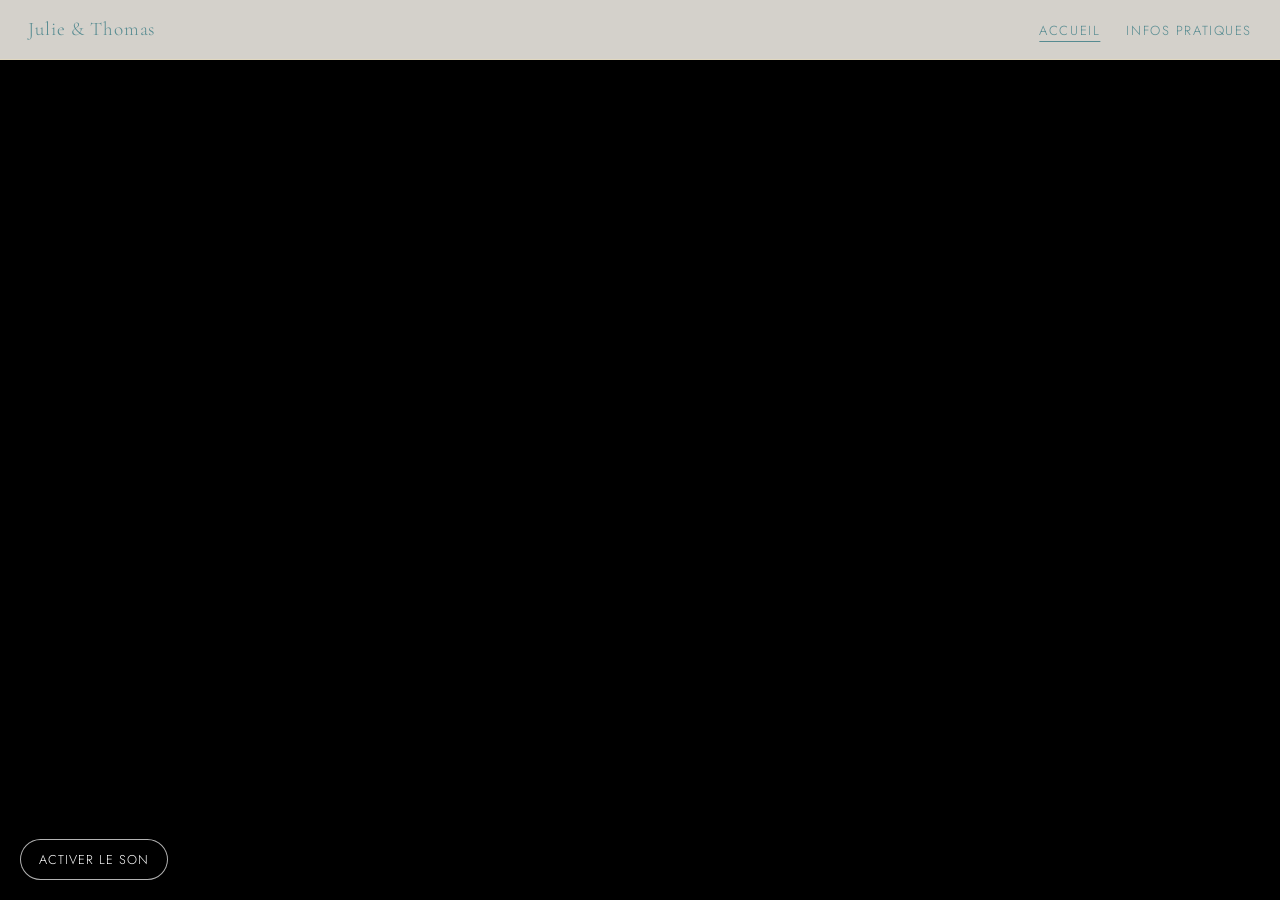
<file: index.html>
<!DOCTYPE html>
<html lang="fr">
<head>
<meta charset="UTF-8">
<meta name="viewport" content="width=device-width, initial-scale=1.0">
<title>Julie & Thomas — 26 juin 2027</title>
<meta name="description" content="Vous êtes invité(e) au mariage de Julie & Thomas, le 26 juin 2027 au Domaine des Fontenelles aux Mesnuls. Découvrez l'invitation et répondez-nous.">
<link rel="stylesheet" href="css/style.css">
</head>
<body>

<!-- Sprite d'icônes décoratives réutilisées sur la page (frangipanier, planche de surf) -->
<svg width="0" height="0" style="position:absolute" aria-hidden="true">
  <defs>
    <radialGradient id="frangipaniCenter" cx="50%" cy="50%" r="50%">
      <stop offset="0%" stop-color="#f9d16a"/>
      <stop offset="100%" stop-color="#e2835c"/>
    </radialGradient>
    <linearGradient id="frangipaniPetal" x1="50%" y1="100%" x2="50%" y2="0%">
      <stop offset="0%" stop-color="#fbe4a8"/>
      <stop offset="32%" stop-color="#fffdf8"/>
      <stop offset="100%" stop-color="#ffffff"/>
    </linearGradient>
    <symbol id="icon-frangipani" viewBox="0 0 200 200">
      <g stroke="#ecdcc0" stroke-width="1">
        <path fill="url(#frangipaniPetal)" d="M100 100 C84 88 76 55 88 24 C92 10 100 4 100 4 C100 4 108 10 112 24 C124 55 116 88 100 100 Z"/>
        <path fill="url(#frangipaniPetal)" d="M100 100 C84 88 76 55 88 24 C92 10 100 4 100 4 C100 4 108 10 112 24 C124 55 116 88 100 100 Z" transform="rotate(72 100 100)"/>
        <path fill="url(#frangipaniPetal)" d="M100 100 C84 88 76 55 88 24 C92 10 100 4 100 4 C100 4 108 10 112 24 C124 55 116 88 100 100 Z" transform="rotate(144 100 100)"/>
        <path fill="url(#frangipaniPetal)" d="M100 100 C84 88 76 55 88 24 C92 10 100 4 100 4 C100 4 108 10 112 24 C124 55 116 88 100 100 Z" transform="rotate(216 100 100)"/>
        <path fill="url(#frangipaniPetal)" d="M100 100 C84 88 76 55 88 24 C92 10 100 4 100 4 C100 4 108 10 112 24 C124 55 116 88 100 100 Z" transform="rotate(288 100 100)"/>
      </g>
      <g stroke="#e0a23f" stroke-width="1.5" stroke-linecap="round" opacity="0.6">
        <line x1="100" y1="100" x2="100" y2="78"/>
        <line x1="100" y1="100" x2="100" y2="78" transform="rotate(72 100 100)"/>
        <line x1="100" y1="100" x2="100" y2="78" transform="rotate(144 100 100)"/>
        <line x1="100" y1="100" x2="100" y2="78" transform="rotate(216 100 100)"/>
        <line x1="100" y1="100" x2="100" y2="78" transform="rotate(288 100 100)"/>
      </g>
      <circle cx="100" cy="100" r="12" fill="url(#frangipaniCenter)"/>
    </symbol>
    <symbol id="icon-frangipani-stem" viewBox="0 0 80 220">
      <path d="M40 216 C40 160 38 110 44 60 C46 40 50 25 40 6" fill="none" stroke="#4f7a63" stroke-width="4" stroke-linecap="round"/>
      <path d="M42 132 C18 124 2 102 6 76 C30 82 46 102 42 132 Z" fill="#5c8f70"/>
      <path d="M40 62 C58 52 70 30 66 6 C46 12 34 34 40 62 Z" fill="#4f7a63"/>
    </symbol>
    <symbol id="icon-surfboard" viewBox="0 0 60 200">
      <path d="M30 2 C50 30 54 90 50 140 C48 165 42 185 30 198 C18 185 12 165 10 140 C6 90 10 30 30 2 Z" fill="#8fd0c6" stroke="#3fa79c" stroke-width="2"/>
      <line x1="30" y1="14" x2="30" y2="188" stroke="#fdf8ef" stroke-width="2" opacity="0.8"/>
    </symbol>
  </defs>
</svg>

<nav class="site-nav">
  <span class="brand script">Julie &amp; Thomas</span>
  <ul>
    <li><a href="index.html">Accueil</a></li>
    <li><a href="infos.html">Infos pratiques</a></li>
  </ul>
</nav>

<!-- ============== ÉCRAN 1 : VIDÉO PLEIN ÉCRAN ============== -->
<section id="video-intro">
  <video id="intro-video" src="video/intro.mp4" autoplay muted loop playsinline preload="auto"></video>
  <button type="button" id="sound-button" class="sound-button" aria-label="Activer le son">Activer le son</button>
</section>

<!-- ============== ÉCRAN 2 : RSVP (juste sous l'enveloppe ouverte) ============== -->
<section id="invitation-screen" class="hidden" aria-live="polite">
  <div class="rsvp-card" id="rsvp-card">
    <svg class="deco-flower deco-flower--corner-tl" width="34" height="34"><use href="#icon-frangipani"/></svg>
    <p class="eyebrow">Merci de répondre avant le 1er avril 2027</p>
    <h2 class="script" style="text-align:center; font-size:2.6rem;">RSVP</h2>
    <p class="rsvp-intro">Nous avons hâte de célébrer ce jour avec vous.<br>Merci de confirmer votre présence ci-dessous.</p>

    <div id="rsvp-form-body">
      <!--
        Envoi via FormSubmit.co (gratuit, sans compte à créer). Premier
        envoi : un email de confirmation arrive à julie78.thibaut@gmail.com,
        il faut cliquer sur le lien "activate" une seule fois pour tout
        activer (voir README.md).
      -->
      <form id="rsvp-form" action="https://formsubmit.co/ajax/julie78.thibaut@gmail.com" method="POST">
        <input type="text" name="_honey" class="honeypot" tabindex="-1" autocomplete="off">
        <input type="hidden" name="_subject" value="Nouvelle réponse RSVP — mariage Julie & Thomas">
        <input type="hidden" name="_template" value="table">
        <input type="hidden" name="_captcha" value="false">

        <div class="field">
          <label for="name">Prénom et nom</label>
          <input type="text" id="name" name="Nom" required autocomplete="name">
        </div>

        <div class="field">
          <label for="email">Adresse email</label>
          <input type="email" id="email" name="email" required autocomplete="email">
        </div>

        <div class="field">
          <label>Serez-vous présent(e) ?</label>
          <div class="radio-group">
            <div class="radio-option">
              <input type="radio" id="present" name="Présence" value="Présent(e)" required>
              <label for="present">Oui, avec joie !</label>
            </div>
            <div class="radio-option">
              <input type="radio" id="absent" name="Présence" value="Absent(e)">
              <label for="absent">Je ne pourrai pas venir</label>
            </div>
          </div>
        </div>

        <div class="field field-hidden" id="guests-field">
          <label for="guests">Nombre de personnes (vous inclus(e))</label>
          <input type="number" id="guests" name="Nombre de personnes" min="1" max="10" value="1">
        </div>

        <div class="field">
          <label for="diet">Allergies / restrictions alimentaires</label>
          <textarea id="diet" name="Allergies"></textarea>
        </div>

        <div class="field">
          <label for="message">Un mot pour les mariés (facultatif)</label>
          <textarea id="message" name="Message"></textarea>
        </div>

        <div class="form-actions">
          <button type="submit" class="btn btn-solid">Envoyer ma réponse</button>
        </div>

        <p class="error-msg hidden" id="rsvp-error">Une erreur est survenue, merci de réessayer ou de nous contacter directement.</p>
      </form>

      <p class="form-note">Une notification par email est envoyée automatiquement aux mariés à chaque réponse.</p>
    </div>

    <div class="success-msg hidden" id="rsvp-success">
      <h3 class="script" style="font-size:2.2rem;">Merci !</h3>
      <p>Votre réponse a bien été envoyée. À très vite pour célébrer ensemble ce jour si spécial !</p>
    </div>
  </div>
</section>

<footer class="site-footer">
  <svg class="deco-surfboard" width="16" height="54"><use href="#icon-surfboard"/></svg>
  <p>Julie &amp; Thomas · 26 juin 2027 · Domaine des Fontenelles, Les Mesnuls</p>
</footer>

<script src="js/script.js"></script>
</body>
</html>
</file>
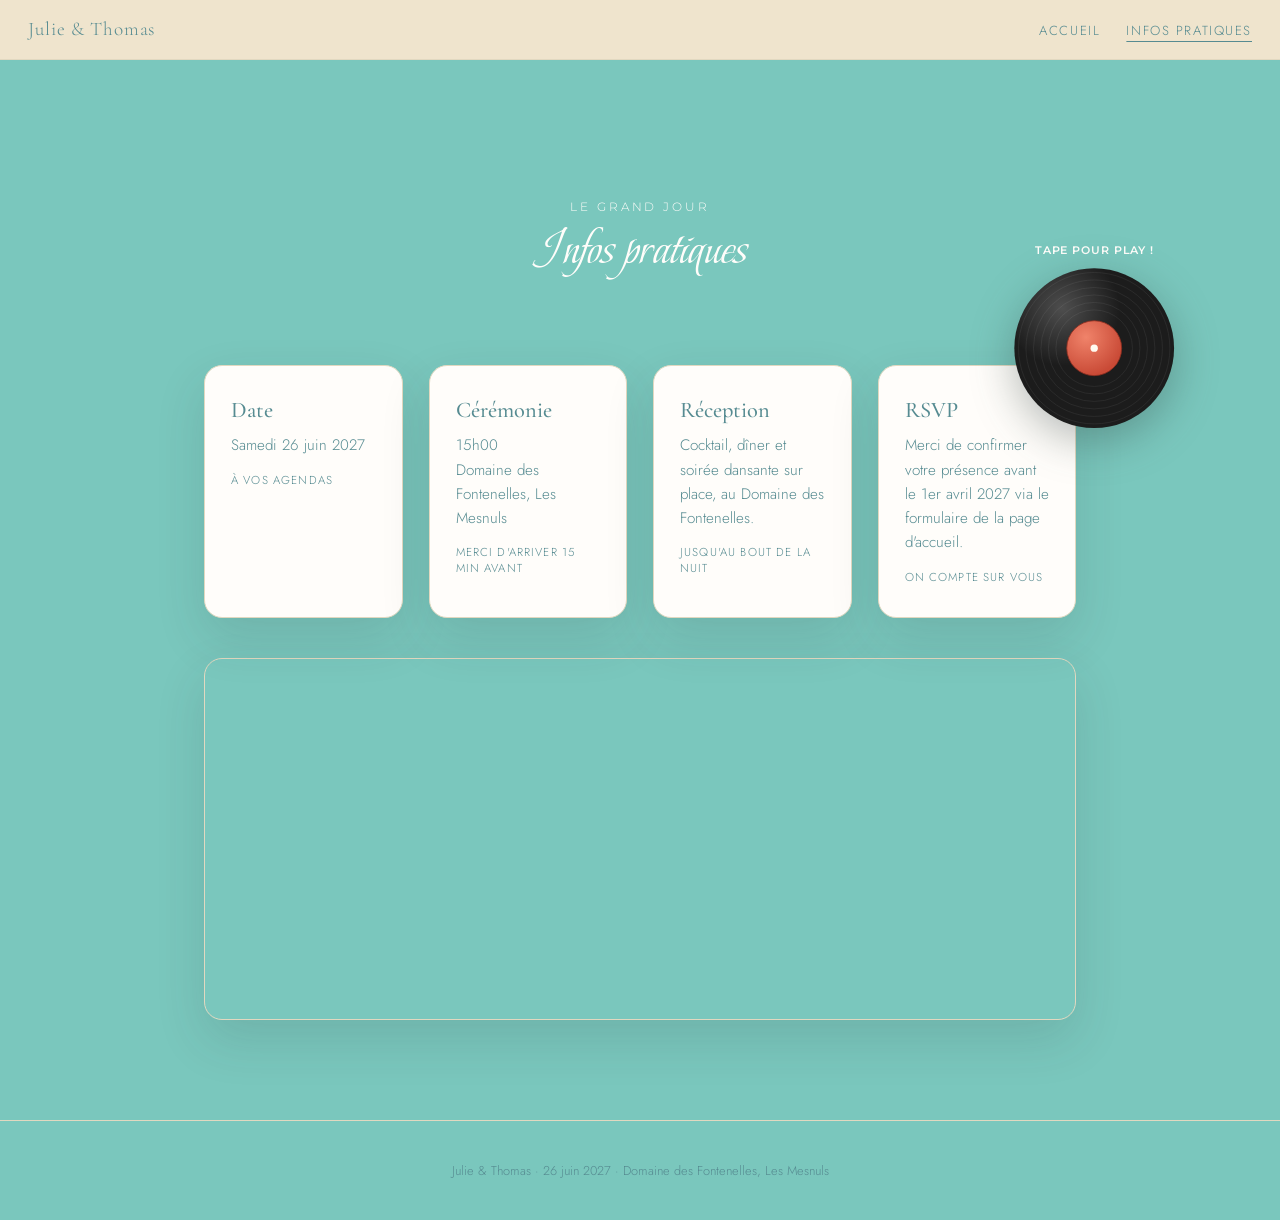
<file: infos.html>
<!DOCTYPE html>
<html lang="fr">
<head>
<meta charset="UTF-8">
<meta name="viewport" content="width=device-width, initial-scale=1.0">
<title>Infos pratiques — Julie & Thomas</title>
<link rel="stylesheet" href="css/style.css">
</head>
<body class="subpage">

<nav class="site-nav">
  <span class="brand script">Julie &amp; Thomas</span>
  <ul>
    <li><a href="index.html">Accueil</a></li>
    <li><a href="infos.html">Infos pratiques</a></li>
  </ul>
</nav>

<header class="page-hero">
  <span class="eyebrow">Le grand jour</span>
  <h1 class="script">Infos pratiques</h1>
</header>

<main class="content-wrap">
  <div class="info-grid">
    <div class="info-card">
      <h3>Date</h3>
      <p>Samedi 26 juin 2027</p>
      <span class="tag">À vos agendas</span>
    </div>

    <div class="info-card">
      <h3>Cérémonie</h3>
      <p>15h00<br>Domaine des Fontenelles, Les Mesnuls</p>
      <span class="tag">Merci d'arriver 15 min avant</span>
    </div>

    <div class="info-card">
      <h3>Réception</h3>
      <p>Cocktail, dîner et soirée dansante sur place, au Domaine des Fontenelles.</p>
      <span class="tag">Jusqu'au bout de la nuit</span>
    </div>

    <div class="info-card">
      <h3>RSVP</h3>
      <p>Merci de confirmer votre présence avant le 1er avril 2027 via le formulaire de la page d'accueil.</p>
      <span class="tag">On compte sur vous</span>
    </div>
  </div>

  <div class="map-wrap">
    <iframe
      src="https://maps.google.com/maps?q=Domaine%20des%20Fontenelles%2C%20Les%20Mesnuls&t=&z=13&ie=UTF8&iwloc=&output=embed"
      title="Plan d'accès — Domaine des Fontenelles, Les Mesnuls"
      loading="lazy"
      referrerpolicy="no-referrer-when-downgrade">
    </iframe>
  </div>
</main>

<footer class="site-footer">
  <p>Julie &amp; Thomas · 26 juin 2027 · Domaine des Fontenelles, Les Mesnuls</p>
</footer>

<!-- Lecteur musique : cliquer sur le vinyle lance/coupe la musique -->
<div class="music-player">
  <p class="vinyl-caption">Tape pour play !</p>
  <button type="button" id="vinyl-button" class="vinyl-button" aria-label="Lancer la musique">
    <svg viewBox="0 0 100 100" aria-hidden="true">
      <defs>
        <radialGradient id="vinylLabel" cx="35%" cy="30%" r="70%">
          <stop offset="0%" stop-color="#f0836a"/>
          <stop offset="100%" stop-color="#c94a36"/>
        </radialGradient>
        <radialGradient id="vinylSheen" cx="30%" cy="25%" r="60%">
          <stop offset="0%" stop-color="#ffffff" stop-opacity="0.22"/>
          <stop offset="60%" stop-color="#ffffff" stop-opacity="0"/>
        </radialGradient>
      </defs>
      <circle cx="50" cy="50" r="48" fill="#1c1c1c"/>
      <circle cx="50" cy="50" r="45.5" fill="none" stroke="#333333" stroke-width="0.4"/>
      <circle cx="50" cy="50" r="41" fill="none" stroke="#333333" stroke-width="0.4"/>
      <circle cx="50" cy="50" r="36.5" fill="none" stroke="#333333" stroke-width="0.4"/>
      <circle cx="50" cy="50" r="32" fill="none" stroke="#333333" stroke-width="0.4"/>
      <circle cx="50" cy="50" r="27.5" fill="none" stroke="#333333" stroke-width="0.4"/>
      <circle cx="50" cy="50" r="23" fill="none" stroke="#333333" stroke-width="0.4"/>
      <circle cx="50" cy="50" r="48" fill="url(#vinylSheen)"/>
      <circle cx="50" cy="50" r="16.5" fill="url(#vinylLabel)" stroke="#8f2e20" stroke-width="0.5"/>
      <circle cx="50" cy="50" r="2.2" fill="#fffaf0"/>
    </svg>
  </button>
  <!-- Déposez votre morceau dans music/song.mp3 (voir README.md) -->
  <audio id="bg-audio" loop preload="none">
    <source src="music/song.mp3" type="audio/mpeg">
  </audio>
</div>

<script src="js/script.js"></script>
</body>
</html>
</file>
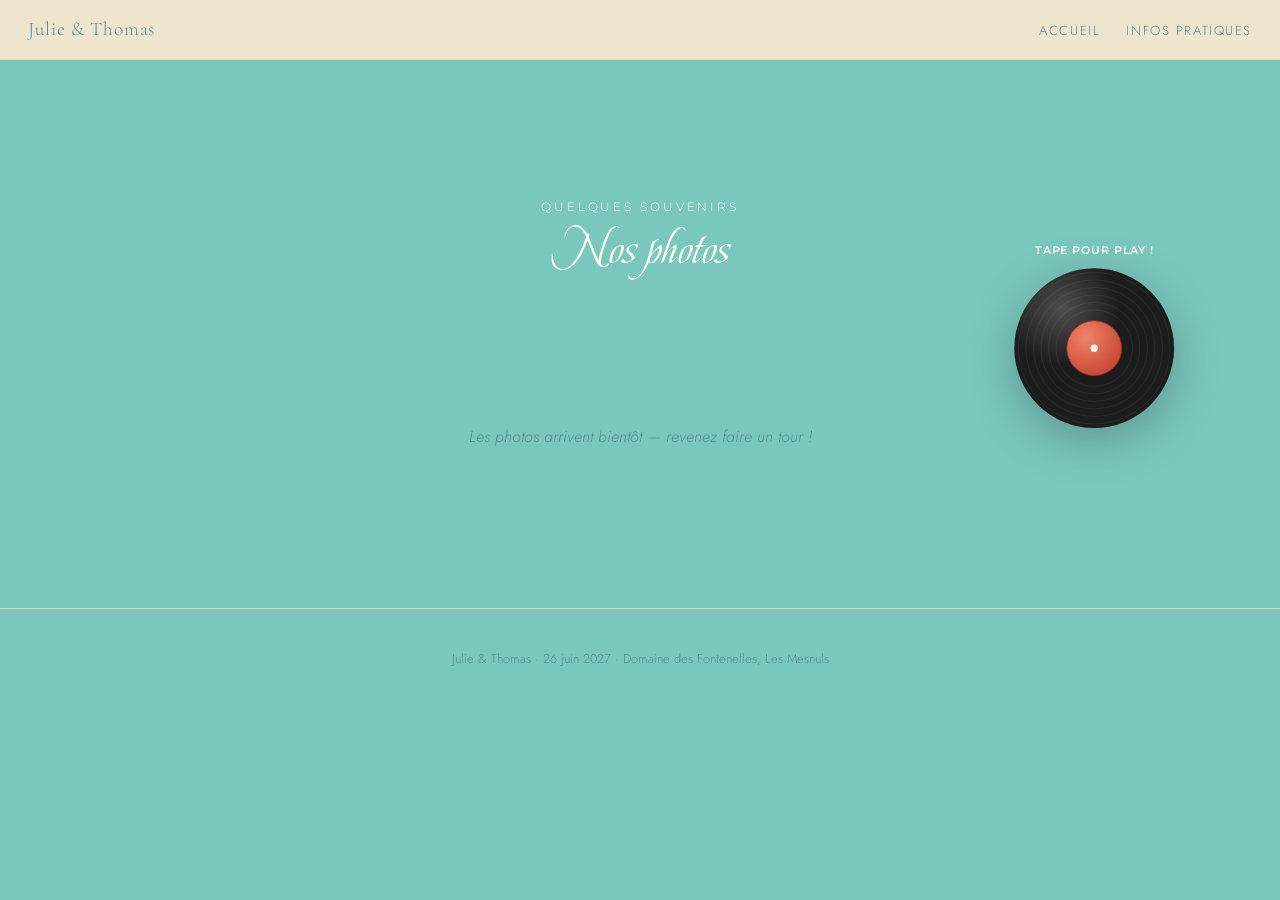
<file: photos.html>
<!DOCTYPE html>
<html lang="fr">
<head>
<meta charset="UTF-8">
<meta name="viewport" content="width=device-width, initial-scale=1.0">
<title>Photos — Julie & Thomas</title>
<link rel="stylesheet" href="css/style.css">
</head>
<body class="subpage">

<nav class="site-nav">
  <span class="brand script">Julie &amp; Thomas</span>
  <ul>
    <li><a href="index.html">Accueil</a></li>
    <li><a href="infos.html">Infos pratiques</a></li>
  </ul>
</nav>

<header class="page-hero">
  <span class="eyebrow">Quelques souvenirs</span>
  <h1 class="script">Nos photos</h1>
</header>

<main class="content-wrap">
  <div id="gallery-grid" class="gallery-grid"></div>
  <p id="gallery-empty" class="gallery-empty hidden">
    Les photos arrivent bientôt — revenez faire un tour !
  </p>
</main>

<footer class="site-footer">
  <p>Julie &amp; Thomas · 26 juin 2027 · Domaine des Fontenelles, Les Mesnuls</p>
</footer>

<!-- Lecteur musique : cliquer sur le vinyle lance/coupe la musique -->
<div class="music-player">
  <p class="vinyl-caption">Tape pour play !</p>
  <button type="button" id="vinyl-button" class="vinyl-button" aria-label="Lancer la musique">
    <svg viewBox="0 0 100 100" aria-hidden="true">
      <defs>
        <radialGradient id="vinylLabel" cx="35%" cy="30%" r="70%">
          <stop offset="0%" stop-color="#f0836a"/>
          <stop offset="100%" stop-color="#c94a36"/>
        </radialGradient>
        <radialGradient id="vinylSheen" cx="30%" cy="25%" r="60%">
          <stop offset="0%" stop-color="#ffffff" stop-opacity="0.22"/>
          <stop offset="60%" stop-color="#ffffff" stop-opacity="0"/>
        </radialGradient>
      </defs>
      <circle cx="50" cy="50" r="48" fill="#1c1c1c"/>
      <circle cx="50" cy="50" r="45.5" fill="none" stroke="#333333" stroke-width="0.4"/>
      <circle cx="50" cy="50" r="41" fill="none" stroke="#333333" stroke-width="0.4"/>
      <circle cx="50" cy="50" r="36.5" fill="none" stroke="#333333" stroke-width="0.4"/>
      <circle cx="50" cy="50" r="32" fill="none" stroke="#333333" stroke-width="0.4"/>
      <circle cx="50" cy="50" r="27.5" fill="none" stroke="#333333" stroke-width="0.4"/>
      <circle cx="50" cy="50" r="23" fill="none" stroke="#333333" stroke-width="0.4"/>
      <circle cx="50" cy="50" r="48" fill="url(#vinylSheen)"/>
      <circle cx="50" cy="50" r="16.5" fill="url(#vinylLabel)" stroke="#8f2e20" stroke-width="0.5"/>
      <circle cx="50" cy="50" r="2.2" fill="#fffaf0"/>
    </svg>
  </button>
  <!-- Déposez votre morceau dans music/song.mp3 (voir README.md) -->
  <audio id="bg-audio" loop preload="none">
    <source src="music/song.mp3" type="audio/mpeg">
  </audio>
</div>

<script src="js/script.js"></script>
</body>
</html>
</file>
<file: css/style.css>
/* ============================================================
   Site de mariage — feuille de style principale
   Palette : sable / turquoise / corail, ambiance plage & tropicale
   (inspirée frangipanier, planche de surf, esprit vacances)
   ============================================================ */

@import url('https://fonts.googleapis.com/css2?family=Abril+Fatface&family=Cormorant+Garamond:ital,wght@0,400;0,500;0,600;1,400&family=Jost:wght@300;400;500;600&family=Montserrat:wght@400;500;600&family=Beau+Rivage&display=swap');

:root {
  --bg: #7ac7bd;
  --ivory: #f8f3e7;
  --ivory-deep: #efe4cd;
  --paper: #fffdfa;
  --cream-white: #fffaf0;
  --cream-shade: #f2e9d8;
  --ink: #568b91;
  --ink-soft: #568b91;
  --gold: #568b91;
  --gold-soft: #8fd0c6;
  --sage: #e2835c;
  --line: #e1d8c0;
  --shadow: 0 20px 50px rgba(43, 59, 58, 0.14);
  --radius: 18px;
}

* {
  box-sizing: border-box;
}

html {
  scroll-behavior: smooth;
}

body {
  margin: 0;
  min-height: 100vh;
  background: var(--bg);
  color: var(--ink);
  font-family: 'Jost', sans-serif;
  font-weight: 300;
  overflow-x: hidden;
}

h1, h2, h3 {
  font-family: 'Cormorant Garamond', serif;
  font-weight: 500;
  margin: 0;
  color: var(--ink);
}

/* Julie & Thomas ont une police "Brittany Signature" (payante, non
   disponible en CDN gratuit). Beau Rivage est utilisée en équivalent
   libre proche visuellement en attendant un éventuel fichier de police
   sous licence à héberger nous-mêmes. */
.script {
  font-family: 'Beau Rivage', cursive;
  line-height: 1;
}

p {
  margin: 0;
  color: var(--ink-soft);
}

a {
  color: inherit;
}

img {
  max-width: 100%;
  display: block;
}

.hidden {
  display: none !important;
}

.eyebrow {
  font-family: 'Montserrat', sans-serif;
  text-transform: uppercase;
  letter-spacing: 0.25em;
  font-size: 0.72rem;
  color: var(--gold);
}

.btn {
  display: inline-block;
  padding: 14px 34px;
  border-radius: 999px;
  border: 1px solid var(--gold);
  background: transparent;
  color: var(--ink);
  font-family: 'Jost', sans-serif;
  font-size: 0.95rem;
  letter-spacing: 0.08em;
  text-transform: uppercase;
  cursor: pointer;
  transition: background 0.25s ease, color 0.25s ease, transform 0.2s ease;
}
.btn:hover {
  background: var(--gold);
  color: #fff;
  transform: translateY(-1px);
}
.btn-solid {
  background: var(--gold);
  color: #fff;
}
.btn-solid:hover {
  background: #46757b;
  border-color: #46757b;
}
.btn:disabled {
  opacity: 0.6;
  cursor: default;
  transform: none;
}

/* ---------------- Navigation ---------------- */
.site-nav {
  position: fixed;
  top: 0;
  left: 0;
  right: 0;
  z-index: 40;
  display: flex;
  align-items: center;
  justify-content: space-between;
  padding: 18px 28px;
  background: rgba(250, 246, 239, 0.85);
  backdrop-filter: blur(6px);
  border-bottom: 1px solid var(--line);
  /* Bandeau toujours visible, dès l'arrivée sur le site */
  opacity: 1;
  pointer-events: auto;
}
.site-nav .brand {
  font-family: 'Cormorant Garamond', serif;
  font-size: 1.2rem;
  letter-spacing: 0.05em;
}
.site-nav ul {
  list-style: none;
  display: flex;
  gap: 26px;
  margin: 0;
  padding: 0;
}
.site-nav a {
  text-decoration: none;
  font-size: 0.82rem;
  letter-spacing: 0.12em;
  text-transform: uppercase;
  color: var(--ink-soft);
  transition: color 0.2s ease;
}
.site-nav a:hover,
.site-nav a.active {
  color: var(--gold);
}
.site-nav a.active {
  text-decoration: underline;
  text-underline-offset: 6px;
}
.nav-toggle {
  display: none;
}

/* Pages other than index always show nav immediately */
body.subpage .site-nav {
  opacity: 1;
  transform: none;
  pointer-events: auto;
  position: static;
  backdrop-filter: none;
  background: var(--ivory-deep);
}
body.subpage {
  padding-top: 0;
}

/* ================= ENVELOPE SCREEN ================= */
#envelope-screen {
  min-height: 100vh;
  display: flex;
  align-items: center;
  justify-content: center;
  padding: 40px 20px;
  text-align: center;
}

.envelope-wrap {
  display: flex;
  flex-direction: column;
  align-items: center;
  gap: 22px;
}
.envelope-wrap .eyebrow {
  color: var(--paper);
}

/* Style "Bright Sunlist" (payant, Letterena Studios) : Abril Fatface en
   équivalent libre proche (empattements épais façon slab/didone). */
.couple-names {
  font-family: 'Abril Fatface', 'Cormorant Garamond', serif;
  font-weight: 400;
  font-size: clamp(2rem, 5.2vw, 3.1rem);
  letter-spacing: 0.01em;
}

.envelope-scene {
  position: relative;
  perspective: 1800px;
  width: 500px;
  max-width: 90vw;
}

.envelope {
  position: relative;
  z-index: 3;
  width: 100%;
  /* Ratio de la photo d'enveloppe fermée par défaut ; passe au ratio de
     la composition ouverte (plus grande, quasi carrée) une fois ouverte. */
  aspect-ratio: 577 / 433;
  transition: aspect-ratio 0.5s ease 0.3s;
  cursor: pointer;
}
.envelope.open {
  aspect-ratio: 1227 / 1282;
}

/* Enveloppe ouverte : posée en-dessous, révélée par le balayage de la
   fermée. object-fit:contain car les deux photos n'ont pas le même ratio. */
.envelope-photo-open {
  position: absolute;
  inset: 0;
  width: 100%;
  height: 100%;
  object-fit: contain;
  z-index: 1;
  /* Invisible tant que l'enveloppe n'est pas ouverte (pas seulement
     masquée derrière la fermée, qui peut avoir de fines marges
     transparentes laissant deviner ce qu'il y a dessous). */
  opacity: 0;
  transition: opacity 0.6s ease 0.2s;
}
.envelope.open .envelope-photo-open {
  opacity: 1;
}

/* Vraie photo d'enveloppe fermée (fond détouré), balayée à l'ouverture */
.envelope-photo {
  position: absolute;
  inset: 0;
  width: 100%;
  height: 100%;
  object-fit: contain;
  z-index: 2;
  clip-path: inset(0 0 0 0%);
  transition: clip-path 0.85s cubic-bezier(0.6, 0.2, 0.2, 1);
}
.envelope.open .envelope-photo {
  clip-path: inset(0 0 0 100%);
}

/* Sceau de cire doré (vraie photo détourée), posé sur la pointe du rabat */
.envelope-badge {
  position: absolute;
  top: 58%;
  left: 50%;
  transform: translate(-50%, -50%);
  width: 88px;
  height: auto;
  filter: drop-shadow(0 6px 12px rgba(43, 59, 58, 0.3));
  z-index: 5;
  transition: opacity 0.4s ease, transform 0.4s ease;
}
.envelope.open .envelope-badge {
  opacity: 0;
  transform: translate(-50%, -50%) scale(0.9);
}

.envelope-hint {
  font-family: 'Montserrat', sans-serif;
  font-size: 0.82rem;
  letter-spacing: 0.14em;
  text-transform: uppercase;
  color: var(--paper);
  animation: pulse 2.4s ease-in-out infinite;
}
@keyframes pulse {
  0%, 100% { opacity: 0.55; }
  50% { opacity: 1; }
}

/* Flèche indiquant qu'il faut scroller, affichée une fois l'enveloppe
   ouverte (à la place du texte "Cliquez sur l'enveloppe") */
.scroll-cue {
  width: 40px;
  height: 24px;
  opacity: 0;
  pointer-events: none;
  transition: opacity 0.5s ease;
}
.scroll-cue.visible {
  opacity: 1;
  animation: bounce 1.6s ease-in-out infinite;
}
@keyframes bounce {
  0%, 100% { transform: translateY(0); }
  50% { transform: translateY(8px); }
}

/* ================= INVITATION SCREEN ================= */
#invitation-screen {
  display: flex;
  flex-direction: column;
  align-items: center;
  gap: 32px;
  padding: 50px 20px 80px;
  opacity: 0;
  transform: translateY(24px);
  transition: opacity 0.8s ease, transform 0.8s ease;
}
#invitation-screen.visible {
  opacity: 1;
  transform: translateY(0);
}

/* ---- Motifs décoratifs (frangipanier / planche de surf) ---- */
.deco-flower {
  opacity: 0.9;
}
.deco-flower--top {
  margin-bottom: -6px;
}
.deco-flower--corner-tl,
.deco-flower--corner-br {
  position: absolute;
  opacity: 0.5;
}
.deco-flower--corner-tl {
  top: -8px;
  left: -8px;
  transform: rotate(-18deg);
}
.deco-flower--corner-br {
  bottom: -8px;
  right: -8px;
  transform: rotate(160deg);
}
.deco-surfboard {
  display: block;
  margin: 0 auto 10px;
  opacity: 0.85;
}

/* ================= RSVP (fusionné avec le faire-part) ================= */
.rsvp-card {
  position: relative;
  overflow: hidden;
  background: var(--paper);
  border: 1px solid var(--line);
  border-radius: var(--radius);
  box-shadow: var(--shadow);
  padding: 50px 40px;
  max-width: 540px;
  width: 100%;
}
.rsvp-card h2 {
  text-align: center;
  font-size: 2.2rem;
}
.rsvp-card > p.eyebrow {
  text-align: center;
  display: block;
}
.rsvp-intro {
  text-align: center;
  margin: 10px 0 28px;
}

.field {
  margin-bottom: 20px;
}
.field label {
  display: block;
  font-size: 0.78rem;
  letter-spacing: 0.08em;
  text-transform: uppercase;
  color: var(--ink-soft);
  margin-bottom: 8px;
}
.field input[type="text"],
.field input[type="email"],
.field input[type="number"],
.field textarea {
  width: 100%;
  padding: 12px 14px;
  border: 1px solid var(--line);
  border-radius: 10px;
  background: var(--ivory);
  font-family: 'Jost', sans-serif;
  font-size: 0.95rem;
  color: var(--ink);
}
.field textarea {
  resize: vertical;
  min-height: 90px;
}
.field input:focus,
.field textarea:focus {
  outline: none;
  border-color: var(--gold);
}

.radio-group {
  display: flex;
  gap: 14px;
  flex-wrap: wrap;
}
.radio-option {
  flex: 1;
  min-width: 160px;
}
.radio-option input {
  position: absolute;
  opacity: 0;
  pointer-events: none;
}
.radio-option label {
  display: block;
  text-align: center;
  padding: 12px 10px;
  border: 1px solid var(--line);
  border-radius: 10px;
  cursor: pointer;
  font-size: 0.88rem;
  letter-spacing: 0.03em;
  text-transform: none;
  transition: all 0.2s ease;
  color: var(--ink);
}
.radio-option input:checked + label {
  border-color: var(--gold);
  background: var(--ivory-deep);
  color: var(--gold);
}

.field-hidden {
  max-height: 0;
  overflow: hidden;
  opacity: 0;
  margin-bottom: 0;
  transition: all 0.35s ease;
}
.field-hidden.show {
  max-height: 200px;
  opacity: 1;
  margin-bottom: 20px;
}

.honeypot {
  position: absolute;
  left: -9999px;
  opacity: 0;
}

.form-actions {
  text-align: center;
  margin-top: 8px;
}

.form-note {
  text-align: center;
  font-size: 0.78rem;
  margin-top: 14px;
  color: var(--ink-soft);
}

.success-msg,
.error-msg {
  text-align: center;
  padding: 30px 10px 10px;
}
.success-msg h3 {
  font-size: 1.8rem;
  margin-bottom: 10px;
}
.error-msg {
  color: #a13f3f;
}

/* ================= SUBPAGES (infos / photos) ================= */
.page-hero {
  padding: 140px 20px 60px;
  text-align: center;
}
.page-hero .eyebrow {
  display: block;
  margin-bottom: 10px;
}
.page-hero h1 {
  font-size: clamp(2.2rem, 5vw, 3.2rem);
}
/* Titres posés directement sur le fond turquoise : en crème pour rester lisibles */
.page-hero h1,
.page-hero .eyebrow {
  color: var(--paper);
}

.content-wrap {
  max-width: 920px;
  margin: 0 auto;
  padding: 0 24px 100px;
}

.info-grid {
  display: grid;
  grid-template-columns: repeat(auto-fit, minmax(190px, 1fr));
  gap: 26px;
  margin-top: 30px;
}
.info-card {
  background: var(--paper);
  border: 1px solid var(--line);
  border-radius: var(--radius);
  padding: 30px 26px;
  box-shadow: var(--shadow);
}
.info-card h3 {
  font-size: 1.4rem;
  margin-bottom: 10px;
}
.info-card p {
  font-size: 0.95rem;
  line-height: 1.6;
}
.info-card .tag {
  display: inline-block;
  margin-top: 14px;
  font-size: 0.72rem;
  letter-spacing: 0.1em;
  text-transform: uppercase;
  color: var(--gold);
}

.map-wrap {
  margin-top: 40px;
  border-radius: var(--radius);
  overflow: hidden;
  border: 1px solid var(--line);
  box-shadow: var(--shadow);
}
.map-wrap iframe {
  width: 100%;
  height: 360px;
  border: 0;
  display: block;
}

.gallery-grid {
  display: grid;
  grid-template-columns: repeat(auto-fill, minmax(220px, 1fr));
  gap: 18px;
  margin-top: 30px;
}
.gallery-item {
  aspect-ratio: 1 / 1;
  border-radius: 14px;
  overflow: hidden;
  background: linear-gradient(135deg, var(--ivory-deep), var(--gold-soft));
  display: flex;
  align-items: center;
  justify-content: center;
  border: 1px solid var(--line);
}
.gallery-item img {
  width: 100%;
  height: 100%;
  object-fit: cover;
}
.gallery-placeholder-text {
  font-family: 'Cormorant Garamond', serif;
  font-style: italic;
  color: var(--ink-soft);
  font-size: 0.9rem;
  text-align: center;
  padding: 10px;
}

.gallery-empty {
  text-align: center;
  padding: 60px 20px;
  color: var(--ink-soft);
  font-style: italic;
}

.site-footer {
  text-align: center;
  padding: 40px 20px;
  font-size: 0.8rem;
  color: var(--ink-soft);
  border-top: 1px solid var(--line);
}

/* ================= RESPONSIVE ================= */
@media (max-width: 560px) {
  .site-nav {
    padding: 14px 18px;
  }
  .site-nav ul {
    gap: 14px;
  }
  .site-nav a {
    font-size: 0.7rem;
  }
  .rsvp-card {
    padding: 40px 24px;
  }
  .page-hero {
    padding: 110px 20px 40px;
  }
}

/* ================= LECTEUR MUSIQUE (VINYLE) =================
   Coordonnées calées sur la capture fournie : vinyle posé dans la marge
   droite, au niveau du titre, sans toucher l'enveloppe. */
.music-player {
  position: fixed;
  top: 27vh;
  right: 8vw;
  z-index: 60;
  display: flex;
  flex-direction: column;
  align-items: center;
  gap: 0;
}

@media (max-width: 560px) {
  .music-player {
    top: 14vh;
    right: 6vw;
  }
}

.vinyl-button {
  width: clamp(64px, 13vw, 170px);
  height: clamp(64px, 13vw, 170px);
  padding: 0;
  border: none;
  background: none;
  cursor: pointer;
  border-radius: 50%;
  filter: drop-shadow(0 12px 22px rgba(43, 59, 58, 0.35));
}
.vinyl-button:focus-visible {
  outline: 2px solid var(--gold);
  outline-offset: 3px;
}

.vinyl-button svg {
  width: 100%;
  height: 100%;
  display: block;
  animation: vinylSpin 4.5s linear infinite;
  animation-play-state: paused;
}
.vinyl-button.playing svg {
  animation-play-state: running;
}

@keyframes vinylSpin {
  to {
    transform: rotate(360deg);
  }
}

/* Texte courbé sous le vinyle, suit la même courbure que le disque
   (rayon proche de celui du disque, tracé droite→gauche : c'est le seul
   sens qui donne un texte lisible à l'endroit sur un arc du bas). */
.vinyl-caption {
  font-family: 'Montserrat', sans-serif;
  font-weight: 600;
  font-size: 0.7rem;
  letter-spacing: 0.08em;
  text-transform: uppercase;
  color: var(--paper);
  text-align: center;
  margin-bottom: 8px;
  max-width: clamp(64px, 13vw, 170px);
}


/* ================= VIDÉO PLEIN ÉCRAN + RSVP ================= */
#video-intro {
  position: fixed;
  inset: 0;
  background: #000;
  z-index: 0;
}
#intro-video {
  width: 100%;
  height: 100%;
  object-fit: cover;
}
.sound-button {
  position: absolute;
  bottom: 20px;
  left: 20px;
  z-index: 2;
  padding: 10px 18px;
  border: 1px solid rgba(255, 255, 255, 0.7);
  border-radius: 999px;
  background: rgba(0, 0, 0, 0.35);
  color: #fff;
  font: inherit;
  font-size: 0.8rem;
  letter-spacing: 0.08em;
  text-transform: uppercase;
  cursor: pointer;
}
/* Le formulaire flotte au centre de la vidéo, avec défilement si l'écran est petit */
#invitation-screen {
  position: fixed;
  inset: 0;
  z-index: 30;
  overflow-y: auto;
  justify-content: flex-start;
  padding: 80px 16px 40px;
  background: rgba(0, 0, 0, 0.45);
}
#invitation-screen .rsvp-card {
  margin: auto;
  flex-shrink: 0; /* la carte garde sa hauteur complète : on défile pour voir le bouton */
}
body:not(.subpage) .site-footer {
  display: none;
}

/* Apparition du formulaire : léger balayage de gauche à droite sur fond qui s'éclaircit */
#invitation-screen {
  transform: none;
  transition: opacity 1.2s ease;
}
#invitation-screen .rsvp-card {
  clip-path: inset(0 100% 0 0 round var(--radius));
  transition: clip-path 1.6s cubic-bezier(0.22, 0.61, 0.36, 1) 0.2s;
}
#invitation-screen.visible .rsvp-card {
  clip-path: inset(0 0 0 0 round var(--radius));
}
@media (prefers-reduced-motion: reduce) {
  #invitation-screen,
  #invitation-screen .rsvp-card {
    transition-duration: 0.01s;
  }
}

/* ================= RSVP COMPACT : tout visible d'un coup, sans défiler ================= */
#invitation-screen {
  padding: 66px 12px 12px;
}
#invitation-screen .rsvp-card {
  padding: 22px 28px 18px;
  max-width: 500px;
}
#invitation-screen .rsvp-card > p.eyebrow {
  font-size: 0.68rem;
  margin: 0;
}
#invitation-screen .rsvp-card h2 {
  font-size: 2.1rem !important;
  line-height: 1.1;
  margin: 4px 0 0;
}
#invitation-screen .rsvp-intro {
  font-size: 0.9rem;
  line-height: 1.35;
  margin: 4px 0 14px;
}
#invitation-screen .field {
  margin-bottom: 11px;
}
#invitation-screen .field.field-hidden.show {
  margin-bottom: 11px;
}
#invitation-screen .field label {
  font-size: 0.68rem;
  margin-bottom: 4px;
}
#invitation-screen .field input[type="text"],
#invitation-screen .field input[type="email"],
#invitation-screen .field input[type="number"],
#invitation-screen .field textarea {
  padding: 8px 12px;
  font-size: 0.9rem;
}
#invitation-screen .field textarea {
  min-height: 0;
  height: 50px;
  resize: none;
}
#invitation-screen .radio-group {
  flex-wrap: nowrap;
  gap: 10px;
}
#invitation-screen .radio-option {
  min-width: 0;
}
#invitation-screen .radio-option label {
  padding: 9px 6px;
  font-size: 0.82rem;
}
#invitation-screen .form-actions {
  margin-top: 4px;
}
#invitation-screen .form-actions .btn {
  padding: 11px 30px;
  font-size: 0.9rem;
}
#invitation-screen .form-note {
  font-size: 0.68rem;
  margin-top: 8px;
}
@media (max-width: 560px) {
  #invitation-screen .rsvp-card {
    padding: 18px 18px 14px;
  }
  #invitation-screen .rsvp-intro {
    font-size: 0.85rem;
  }
  #invitation-screen .field {
    margin-bottom: 9px;
  }
  #invitation-screen .field textarea {
    height: 42px;
  }
}
@media (max-height: 740px) {
  #invitation-screen {
    padding-top: 58px;
    padding-bottom: 8px;
  }
  #invitation-screen .rsvp-card {
    padding-top: 12px;
    padding-bottom: 10px;
  }
  #invitation-screen .rsvp-card h2 {
    font-size: 1.7rem !important;
  }
  #invitation-screen .rsvp-intro {
    font-size: 0.8rem;
    margin-bottom: 8px;
  }
  #invitation-screen .field,
  #invitation-screen .field.field-hidden.show {
    margin-bottom: 6px;
  }
  #invitation-screen .field label {
    margin-bottom: 2px;
  }
  #invitation-screen .field input[type="text"],
  #invitation-screen .field input[type="email"] {
    padding: 6px 12px;
  }
  #invitation-screen .field textarea {
    height: 34px;
    padding: 6px 12px;
  }
  #invitation-screen .radio-option label {
    padding: 7px 6px;
  }
  #invitation-screen .form-actions .btn {
    padding: 8px 26px;
  }
  #invitation-screen .form-note {
    margin-top: 5px;
  }
}

/* Phrases d'accroche du formulaire en noir */
#invitation-screen .rsvp-card > p.eyebrow,
#invitation-screen .rsvp-intro,
#invitation-screen .form-note {
  color: #111;
}
</file>
